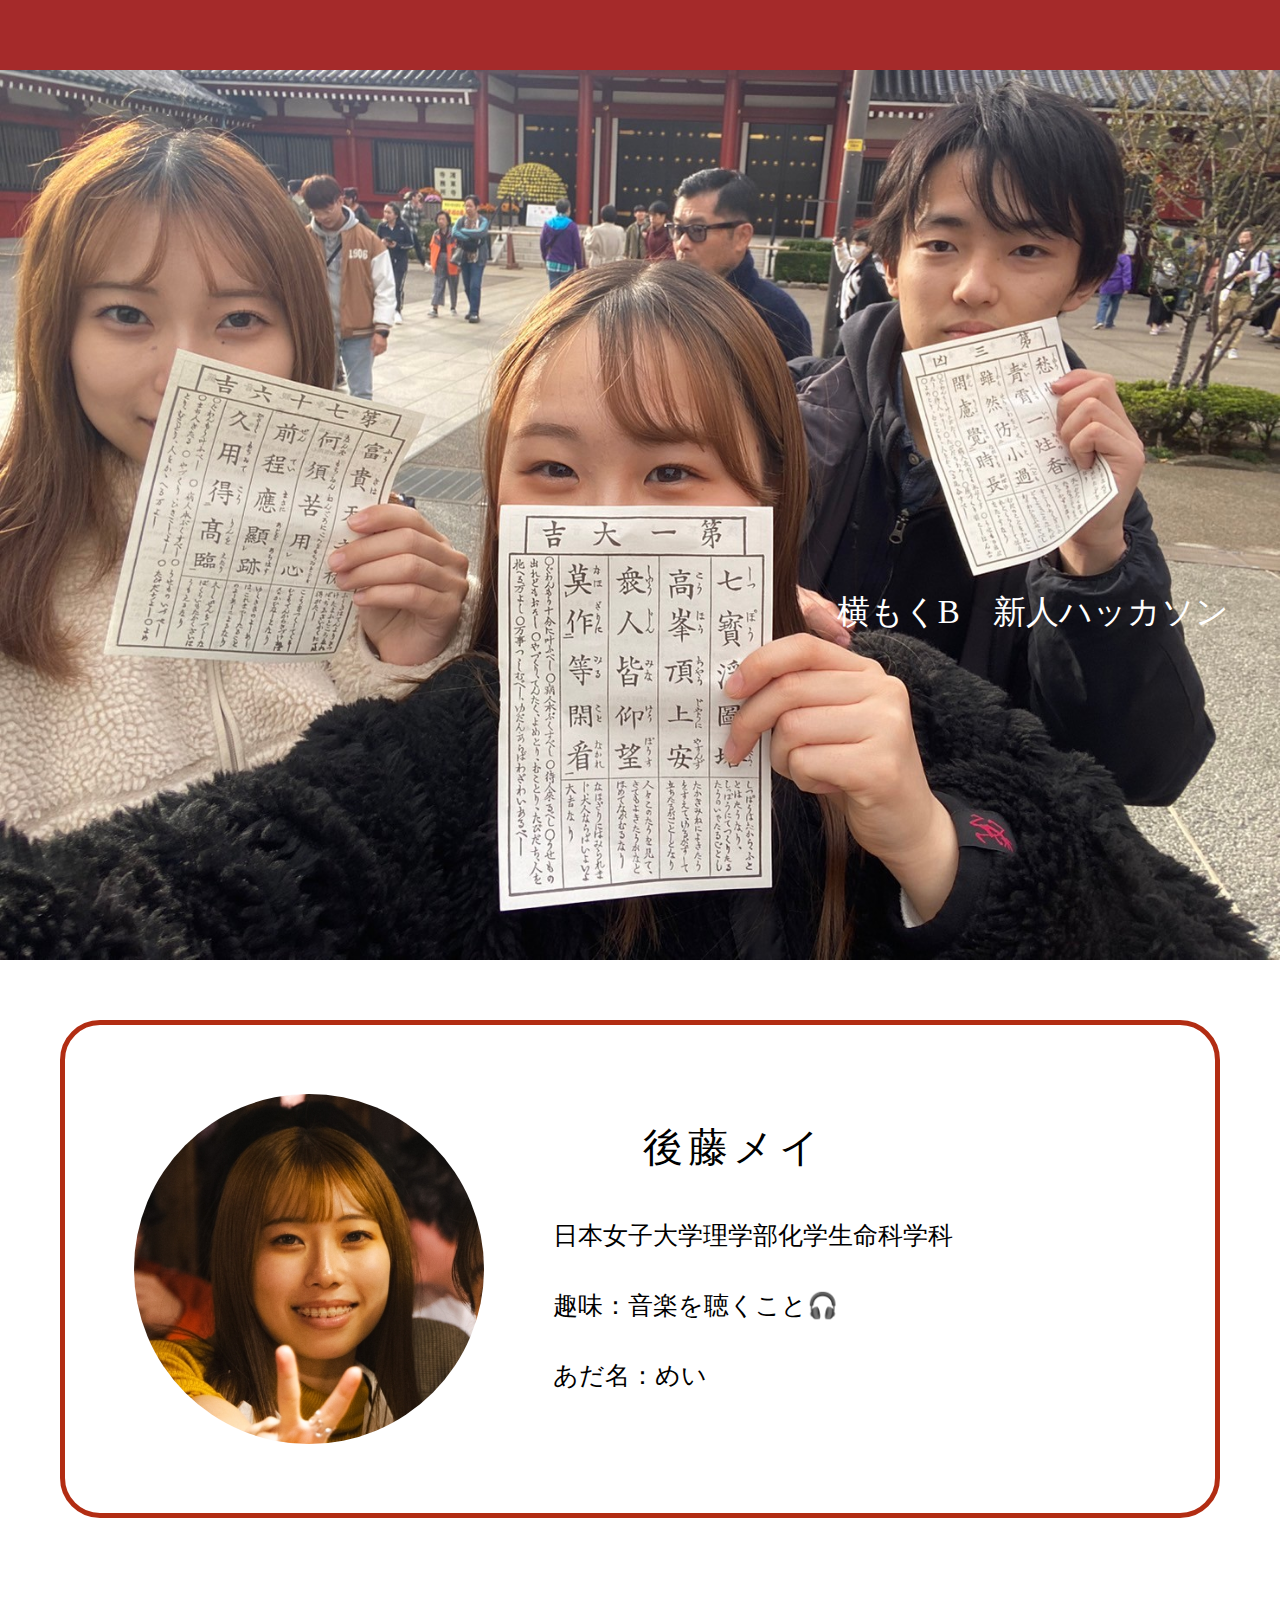
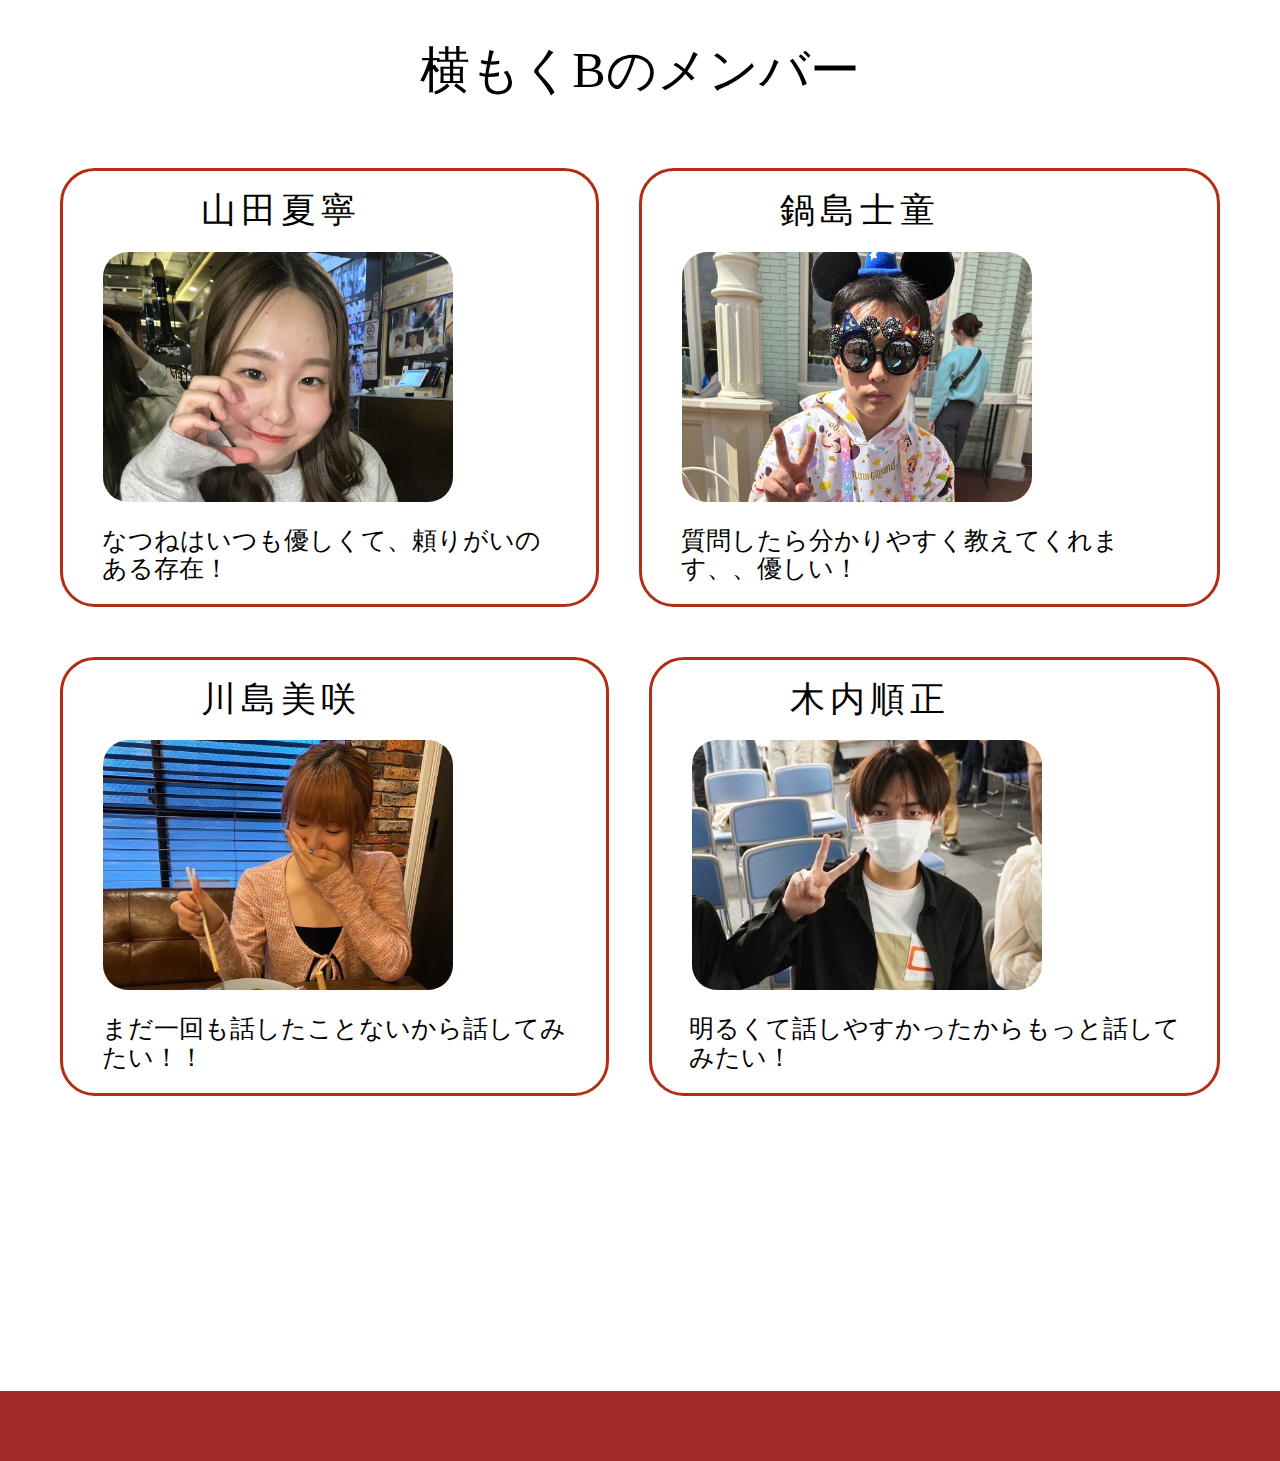
<file: mei/index.html>
<!DOCTYPE html>
<html lang="ja">
<head>
    <meta charset="UTF-8">
    <meta name="viewport" content="width=device-width, initial-scale=1.0">
    <title>Document</title>
    <link rel="stylesheet" href="./reset.css">
    <link rel="stylesheet" href="./style.css">
</head>
<body>
    <header class="header"></header>
    <main>
        <div>
            <img class="main-img" src="./img/LINE_ALBUM_写真_231118_1.jpg" alt="main-img">
            <p class="main-text">横もくB　新人ハッカソン</p>
        </div>
        <div class="about-me">
            <div class="img-circle"></div>
            <div>
                <p class="feature-text">後藤メイ</p>
                <ul class="list-text">
                    <li>日本女子大学理学部化学生命科学科</li>
                    <li>趣味：音楽を聴くこと🎧</li>
                    <li>あだ名：めい</li>
                </ul>
            </div>
        </div>
        <div>
            <p class="member-text">横もくBのメンバー</p>
        </div>
        <div class="introduction-1">
            <div class="yoko-n1">
                <p class="yoko1">山田夏寧</p>
                <img class="img-1" src="./img/LINE_ALBUM_4.5入学式_231118_2.jpg" alt="img-1">
                <p class="intro1">なつねはいつも優しくて、頼りがいのある存在！</p>
            </div>
            <div class="yoko-n2">
                <p class="yoko2">鍋島士童</p>
                <img class="img-2" src="./img/S__50249732.jpg" alt="img-2">
                <p class="intro2">質問したら分かりやすく教えてくれます、、優しい！</p>
            </div>
        </div>
        <div class="introduction-2">
            <div class="yoko-m3">
                <p class="yoko3">川島美咲</p>
                <img class="img-3" src="img/S__38322179.jpg" alt="img-3">
                <p class="intro3">まだ一回も話したことないから話してみたい！！</p>
            </div>
            <div class="yoko-j4">
                <p class="yoko4">木内順正</p>
                <img class="img-4" src="./img/S__109535247.jpg" alt="img-4">
                <p class="intro4">明るくて話しやすかったからもっと話してみたい！</p>
            </div>
        </div>
    </main>
    <footer class="footer"></footer>
</body>
</html>
</file>
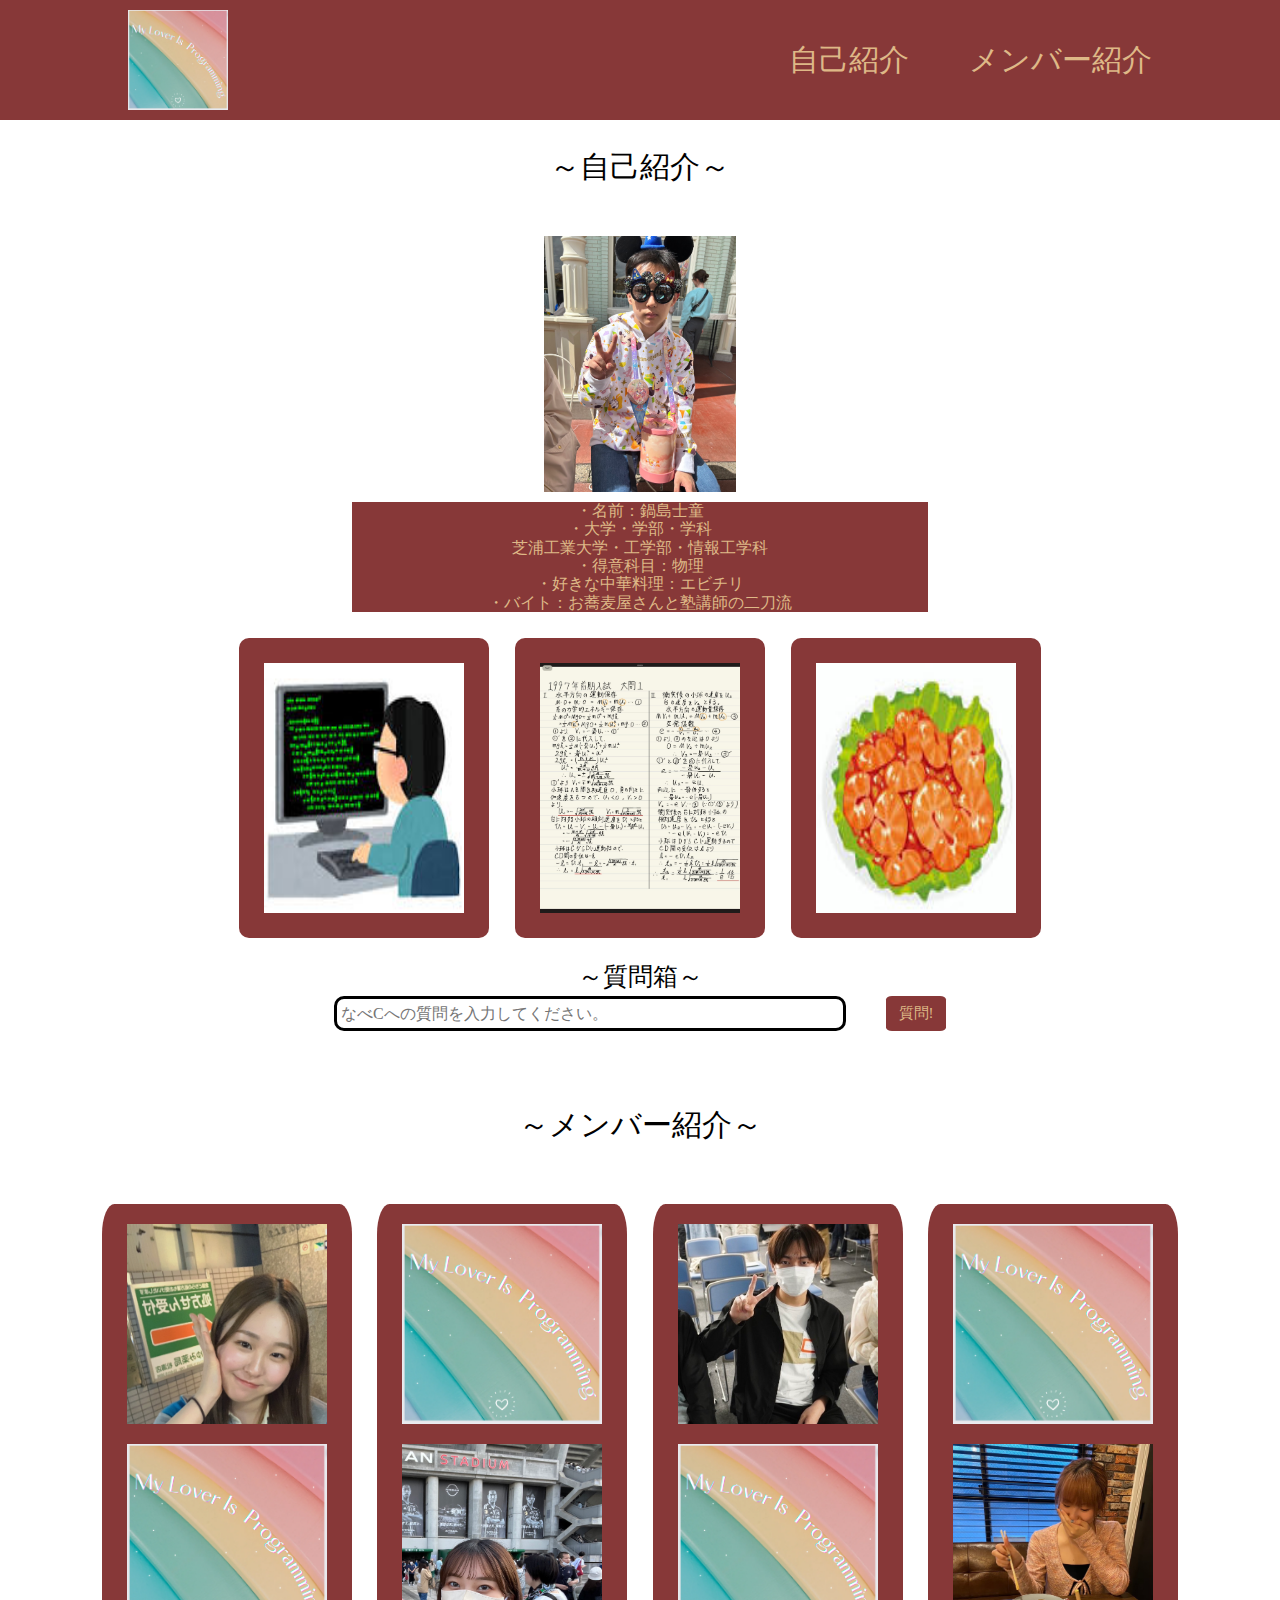
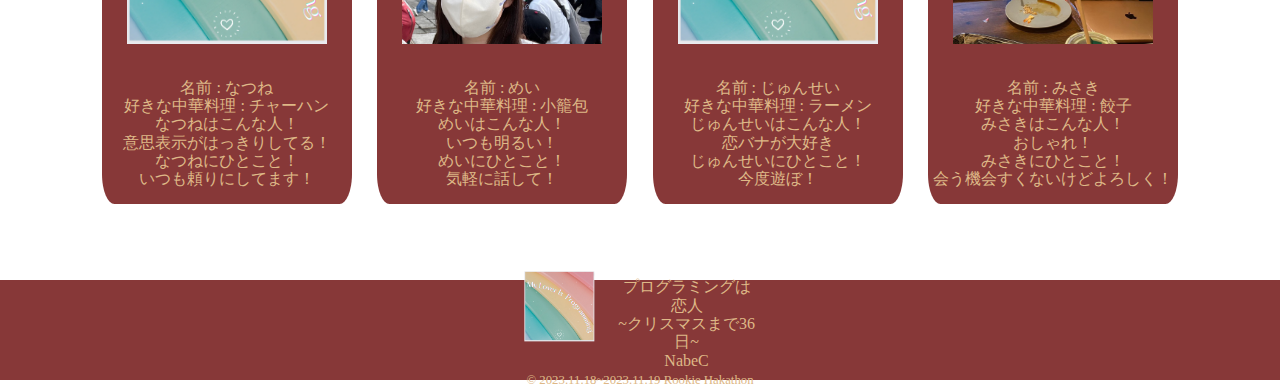
<file: nabeC/index.html>
<!DOCTYPE html>
<html lang="en">

<head>
    <meta charset="UTF-8">
    <meta name="viewport" content="width=device-width, initial-scale=1.0">
    <title>なべしーのweb page</title>
    <link rel="stylesheet" href="./reset.css">
    <link rel="stylesheet" href="./style.css">
    <link rel="stylesheet" href="./style-sp.css">
</head>

<body>
    <!-- ヘッダーのコードここから -->
    <header class="header" id="top-page">
        <div class="header-contents">
            <ul class="header-logolist">
                <li class="header-logo-cotent">
                    <a href="#top-page">
                        <figure class="header-logo">
                            <img src="./img/チームロゴ(2023.11ハッカソン).png" alt="チームロゴ" width="100" height="100">
                        </figure>
                    </a>
                </li>
            </ul>
            <ul class="header-link-list">
                <li class="header-link-content">
                    <a href="#ablut_me_section">自己紹介</a>
                </li>
                <li class="header-link-content">
                    <a href="#member_section">メンバー紹介</a>
                </li>
            </ul>
        </div>
        </div>
    </header>
    <!-- ヘッダーのコードここまで -->
    <main>
        <!-- 自己紹介のコードここから -->
        <section class="about_me_section" id="about_me_section">
            <h1 class="about_me_title">～自己紹介～</h1>
                <div class="about_me">
                        <img src="./img/なべC.jpg" alt="" class="my_img">
                    <ul class="about_me_list">
                        <li class="about_me_inner">・名前：鍋島士童</li>
                        <li class="about_me_inner">・大学・学部・学科 <br> 芝浦工業大学・工学部・情報工学科</li>
                        <li class="about_me_inner">・得意科目：物理</li>
                        <li class="about_me_inner">・好きな中華料理：エビチリ</li>
                        <li class="about_me_inner">・バイト：お蕎麦屋さんと塾講師の二刀流</li>
                    </ul>
                </div>
            <ul class="about_me_img_list">
                <li class="about_me_img">
                    <figure>
                        <img src="./img/programmingーいらすと.jpg" alt="">
                    </figure>
                </li>
                <li class="about_me_img">
                    <figure>
                        <img src="./img/物理.jpg" alt="">
                    </figure>
                </li>
                <li class="about_me_img">
                    <figure>
                        <img src="./img/エビチリ.jpg" alt="">
                    </figure>
                </li>
            </ul>
            <div class="question_container">
                <h2 class="question_title">～質問箱～</h2>
                <div class="question">
                    <input value="" id="question-input" type="text" placeholder=" なべCへの質問を入力してください。"class="question-input">
                    <button onclick="question_button()" class="question-button">質問!</button>
                </div>
            </div>
        </section>
        <!-- 自己紹介のコードここまで -->
        <!-- メンバー紹介のコードここから -->
        <section class="member_section" id="member_section">
            <h1 class="member_title">～メンバー紹介～</h1>
            <div class="member_list_outer" id="member_list_outer">
                <ul class="member_list" id="member_list">
                    <li class="member" id="member_1">
                        <div class="member-div">
                            <figure class="member_img">
                                <img src="./img/なつね.jpg" alt="夏寧">
                                <img src="./img/チームロゴ(2023.11ハッカソン).png" alt="ろご">
                            </figure>
                            <ul class="member_introduce">
                                <li>名前 : なつね</li>
                                <li>好きな中華料理 : チャーハン</li>
                                <li>なつねはこんな人！ <br> 意思表示がはっきりしてる！</li>
                                <li>なつねにひとこと！ <br> いつも頼りにしてます！</li>
                            </ul>
                        </div>
                    </li>
                    <li class="member" id="member_2">
                        <div class="member-div">
                            <figure class="member_img">
                                <img src="./img/チームロゴ(2023.11ハッカソン).png" alt="">
                                <img src="./img/めい(1).jpg" alt="めい">
                            </figure>
                            <ul class="member_introduce">
                                <li>名前 : めい</li>
                                <li>好きな中華料理 : 小籠包</li>
                                <li>めいはこんな人！ <br> いつも明るい！</li>
                                <li>めいにひとこと！ <br> 気軽に話して！</li>
                            </ul>
                        </div>
                    </li>
                    <li class="member" id="member_3">
                        <div class="member-div">
                            <figure class="member_img">
                                <img src="./img/じゅんせい.jpg" alt="じゅんせい">
                                <img src="./img/チームロゴ(2023.11ハッカソン).png" alt="ロゴ">
                            </figure>
                            <ul class="member_introduce">
                                <li>名前 : じゅんせい</li>
                                <li>好きな中華料理 : ラーメン</li>
                                <li>じゅんせいはこんな人！ <br> 恋バナが大好き</li>
                                <li>じゅんせいにひとこと！ <br> 今度遊ぼ！</li>
                            </ul>
                        </div>
                    </li>
                    <li class="member" id="member-4">
                        <div class="member-div">
                            <figure class="member_img">
                                <img src="./img/チームロゴ(2023.11ハッカソン).png" alt="ろご">
                                <img src="./img/美咲.jpg" alt="みさき">
                            </figure>
                            <ul class="member_introduce">
                                <li>名前 : みさき</li>
                                <li>好きな中華料理 : 餃子</li>
                                <li>みさきはこんな人！ <br> おしゃれ！</li>
                                <li>みさきにひとこと！ <br> 会う機会すくないけどよろしく！</li>
                            </ul>
                        </div>
                    </li>
                </ul>
            </div>

        </section>
        <!-- メンバー紹介のコードここまで -->
    </main>
    <!-- フッターのコードここから -->
    <footer class="footer">
        <div class="footer-container">
            <ul class="footer-team-list">
                <li class="fotter-team-logo">
                    <img src="./img/チームロゴ(2023.11ハッカソン).png" alt="チームロゴ" width="70" height="70">
                </li>
                <li class="footer-name">プログラミングは恋人<br>~クリスマスまで36日~<br>NabeC</li>
            </ul>
            <div class="footer-copyright">
                <small lang="en">&copy; 2023.11.18~2023.11.19 Rookie Hakathon</small>
            </div>
        </div>
    </footer>
    <script src="./script.js"></script>
    <script src="./splide.min.js"></script>
</body>

</html>
</file>
<file: mei/style.css>
.header{
    background-color: brown;
    width: 100%;
    height: 70px;
    position: fixed;
    z-index: 999;
}
.main-img{
    width: 100%;
    height: auto;
    position: relative;
}
.main-text{
    position:absolute;
    top: 66%;
    right: 4%;
    padding: 0;
    margin: 0;
    font-size: 33px;
    color: white;
}
div.img-circle{
    width: 350px;
    height: 350px;
    border-radius: 50%;
    background-image: url("img/LINE_ALBUM_4.5入学式_231118_1.jpg");
    background-position: 58% 52%;
    margin: 6%;
    background-size: 1370px;
}
.about-me{
    display: flex;
    border: solid 5px #b22d13;
    margin: 60px;
    border-radius: 40px;
}
.feature-text{
    margin-top: 10px;
    padding: 90px;
    font-size: 40px;
    letter-spacing: 5px;
}
ul{
    list-style: none;
}
.list-text{
    margin-top: -60px;
    font-size: 25px;
    line-height: 70px;
}
.member-text{
    text-align: center;
    font-size: 50px;
    margin: 5px;
    padding: 5%;
}
.introduction-1{
    display: flex;
}
.yoko-n1{
    border: 3px solid #b22d13;
    margin: 0 20px 50px 60px;
    border-radius: 35px;
}
.yoko1{
    font-size: 35px;
    padding-left: 138px;
    margin: 20px 0 0 0;
    letter-spacing: 5px;
}
.img-1{
    width: 350px;
    height: 250px;
    object-fit: cover;
    object-position: 50% 20%;
    margin: 20px 40px 10px 40px;
    border-radius: 25px;
}
.intro1{
    font-size: 25px;
    padding-left: 39px;
    padding-right: 30px;
    margin: 15px 0 20px 0;
}
.yoko-n2{
    border: 3px solid #b22d13;
    margin: 0 60px 50px 20px;
    border-radius: 35px;
}
.yoko2{
    font-size: 35px;
    padding-left: 138px;
    margin: 20px 0 0 0;
    letter-spacing: 5px;
}
.img-2{
    width: 350px;
    height: 250px;
    object-fit: cover;
    object-position: 55% 0;
    margin: 20px 40px 10px 40px;
    border-radius: 25px;
}
.intro2{
    font-size: 25px;
    padding-left: 39px;
    padding-right: 30px;
    margin: 15px 0 20px 0;
}
.introduction-2{
    display: flex;
}
.yoko-m3{
    border: 3px solid #b22d13;
    margin: 0 20px 295px 60px;
    border-radius: 35px;
}
.yoko3{
    font-size: 35px;
    padding-left: 138px;
    margin: 20px 0 0 0;
    letter-spacing: 5px;
}
.img-3{
    width: 350px;
    height: 250px;
    object-fit: cover;
    object-position: 50% 15%;
    margin: 20px 40px 10px 40px;
    border-radius: 25px;
}
.intro3{
    font-size: 25px;
    padding-left: 39px;
    padding-right: 30px;
    margin: 15px 0 20px 0;
}
.yoko-j4{
    border: 3px solid #b22d13;
    margin: 0 60px 295px 20px;
    border-radius: 35px;
}
.yoko4{
    font-size: 35px;
    padding-left: 138px;
    margin: 20px 0 0 0;
    letter-spacing: 5px;
}
.img-4{
    width: 350px;
    height: 250px;
    object-fit: cover;
    object-position: 50% 0;
    margin: 20px 40px 10px 40px;
    border-radius: 25px;
}
.intro4{
    font-size: 25px;
    padding-left: 37px;
    padding-right: 30px;
    margin: 15px 0 20px 0;
}
.footer{
    background-color: brown;
    width: 100%;
    height: 70px;
    z-index: 999;
}
</file>
<file: nabeC/style.css>
/* ヘッダーのコードここから */
.header{
    background-color: rgb(135, 56, 56) ;
    width: 100%;
    height: 120px;
    position: relative;
    position: fixed;
    z-index: 10000;
    top: 0;
    left: 0;margin-bottom: 100px;
}

.header-contents{
    display: flex;
}

.header-logo{
    position: absolute;
    left: 10%;
    top: 50%;
    transform: translate(0%,-50%);
}

.header-link-list{
    display: flex;
    gap: 60px;
    position: absolute;
    right: 10%;
    top: 50%;
    transform: translate(0%,-50%);
}

.header-link-content{
    font-size: 30px;
    color: burlywood;
}
/* ヘッダーのコードここから */

/* 自己紹介のコードここから */
.about_me_section{
    margin-top: 10%;
}

.about_me_title{
    text-align: center;
    margin-top: 150px;
    margin-bottom: 2%;
    font-size: 30px;
}

.about_me{
    flex-direction: column;
    display: flex;
    align-items: center;
}

.about_me_inner{
    color: burlywood;
}

.my_img{
    padding-top: 2%;
    width: 15%;
    height: 20%;
}

.about_me_list{
    width: 45%;
    height: 50%;
    background-color: rgb(135, 56, 56);
    text-align: center;
    margin-top: 10px;
}

.about_me_img_list{
    display: flex;
    justify-content: center;
    gap: 2%;
    margin-top: 2%;
}

.about_me_img{
    width: 250px;
    height: 300px;
    background-color: rgb(135, 56, 56);
    border-radius: 10px;
    position: relative;
}

.about_me_img img{
    width: 200px;
    height: 250px;
    position: absolute;
    top: 50%;
    left: 50%;
    transform: translate(-50%,-50%);
}

.question_title{
    margin-top: 2%;
    margin-bottom: 4px;
    text-align: center;
    font-size: 25px;
}

.question{
    display: flex;
    justify-content: center;
    gap: 40px;
}

.question-input{
    width: 40%;
    height: 35px;
    border: solid 3px;
    border-radius: 10px;
}

.question-button{
    background-color: rgb(135, 56, 56);
    width: 60px;
    height: 35px;
    font-size: 15px;
    color: burlywood;
    border-radius: 10%;
    text-align: center;
}

.question-button:hover{
    background-color: rgb(146, 88, 88);
}

/* 自己紹介のコードここまで */

/* メンバー紹介のコードここから */
.member_section{
    margin-top: 6%;
}

.member_title{
    text-align: center;
    margin-bottom: 4%;
    font-size: 30px;
}

.member_list{
    display: flex;
    justify-content: center;
    gap: 2%;
}

.member{
    background-color: rgb(135, 56, 56);
    width: 250px;
    height: 600px;
    border-radius: 5%;
    margin-top: 10px;
}

.member-div{
    margin-top: 20px;
    text-align: center;
    
}

.member_img img{
    object-fit: cover;
    object-position: 50% 7%;
    width: 200px;
    height: 200px;
    text-align: center;
    margin-bottom: 20px;
}

.member_introduce{
    margin-top: 15px;
    color: burlywood;
}
/* メンバー紹介のコードここまで */

/* フッターのコードここから */
.footer{
    width: 100%;
    height: 100px;
    background-color: rgb(135, 56, 56);
    position: relative;
    margin-top: 6%;
}

.footer-container{
    position: absolute;
    left: 50%;
    top: 50%;
    transform: translate(-50%,-50%);
}

.footer-team-list{
    display: flex;
    justify-content: center;
    gap: 10%;
}

.footer-name{
    margin-top: 3%;
    text-align: center;
    color: burlywood;
}

.footer-copyright{
    text-align: center;
    color: burlywood;
}
</file>
<file: nabeC/style-sp.css>
@media (max-width:426px){
    /* ヘッダーのコードここから */
    .header{
        width: 100%;
        margin-bottom: 100px;
    }

    .header-link-list{
        gap: 10px;
    }

    .header-link-content{
        font-size: 20px;
    }

    .about_me_list{
        width: 320px;
    }

    .about_me_img{
        width: 120px;
        height: 190px;
    }

    .about_me_img img{
        width: 100px;
        height: 150px;
    }

    .question-input{
        width: 300px;
    }

    .member_list{
        flex-direction: column;
        align-items: center;
    }

    .footer-team-list{
        width: 300px;
    }
}
</file>
